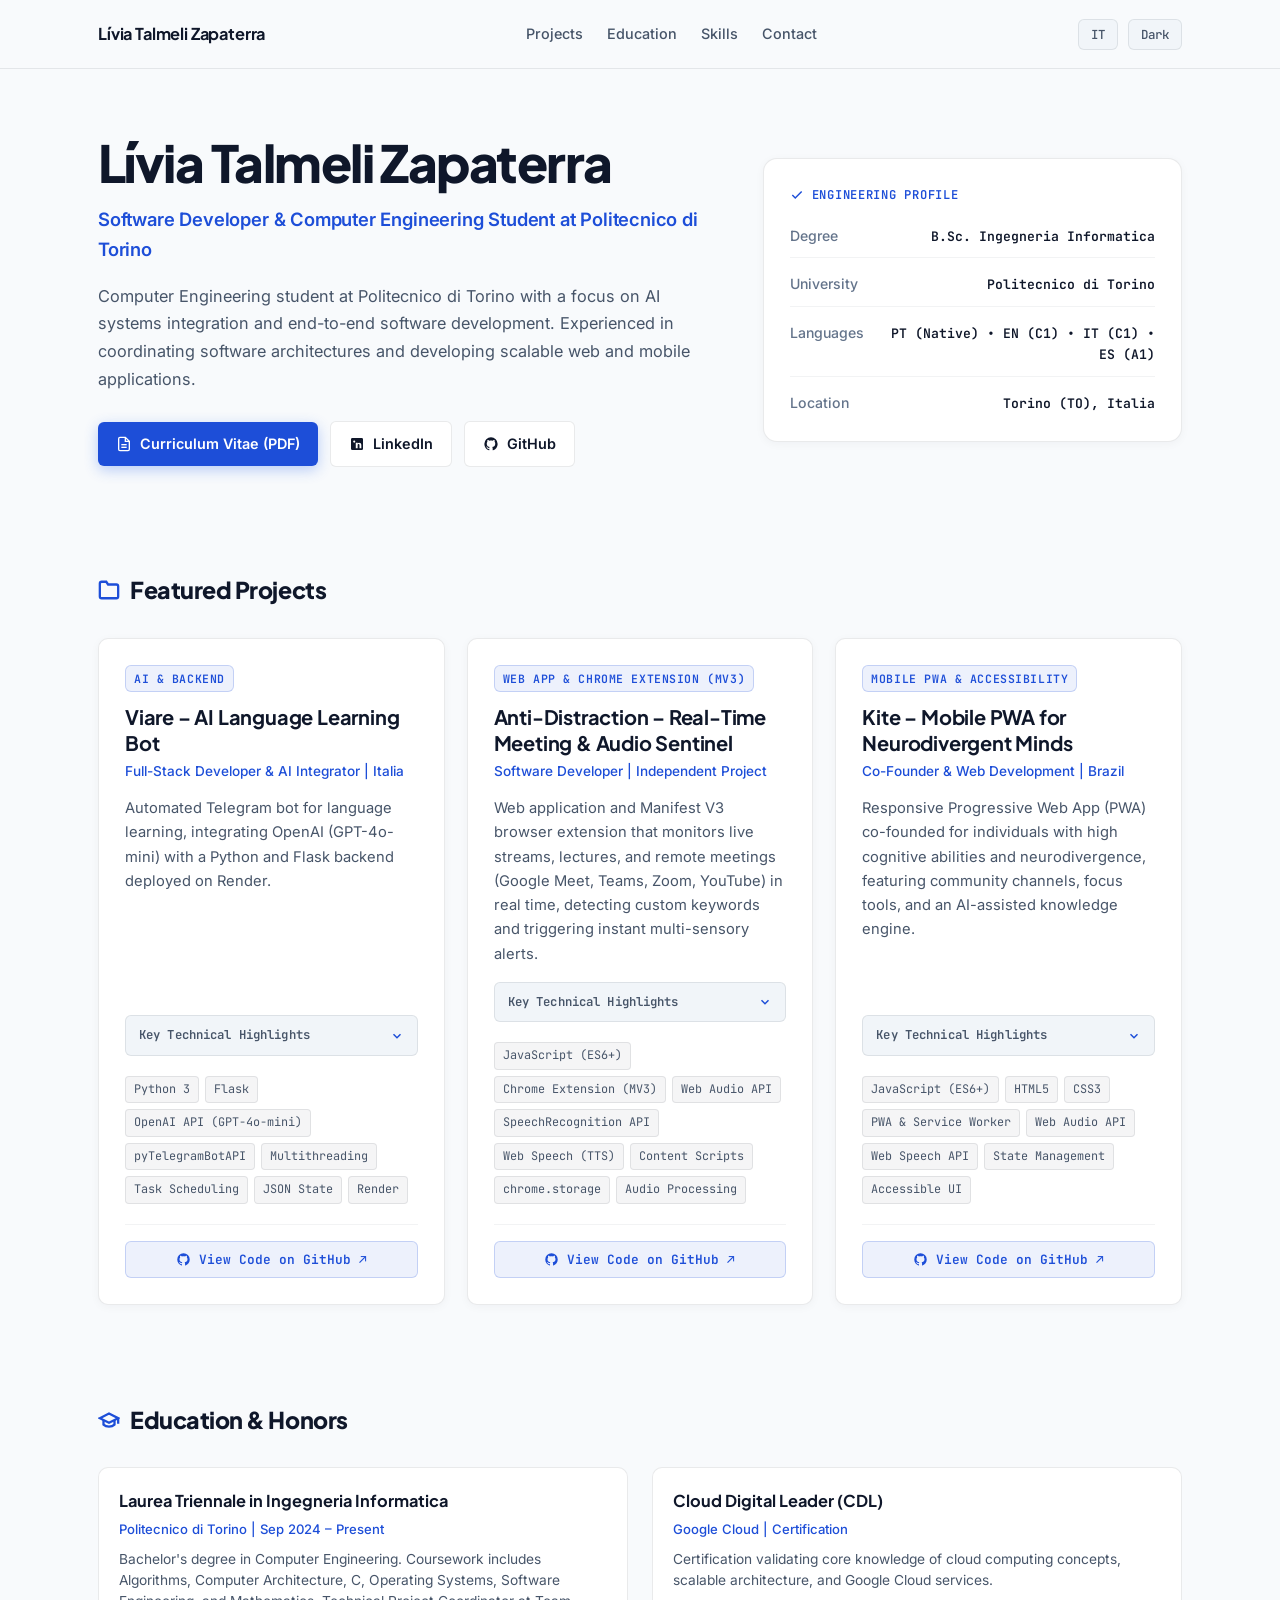
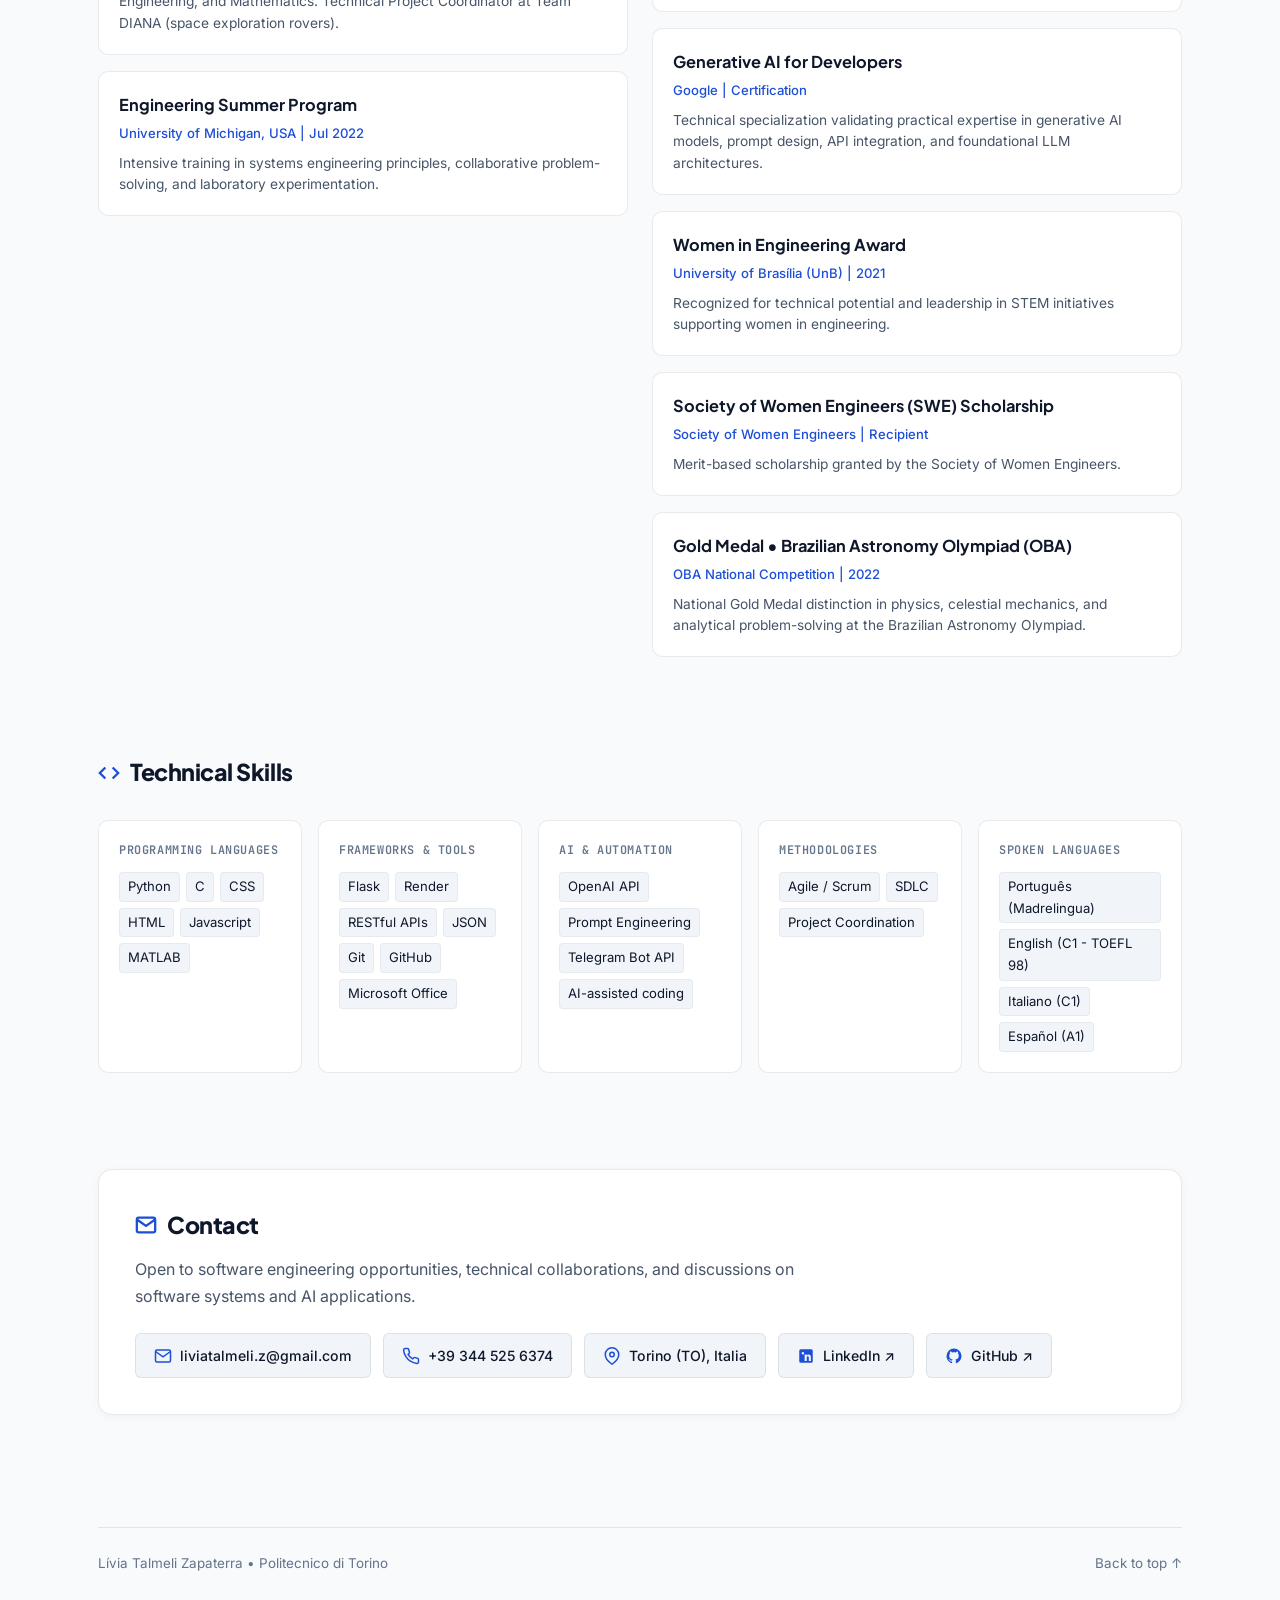
<file: index.html>
<!DOCTYPE html>
<html lang="en" data-theme="light">
<head>
  <meta charset="UTF-8">
  <meta name="viewport" content="width=device-width, initial-scale=1.0">
  <title>Lívia Talmeli Zapaterra — Software Developer & Computer Engineering</title>
  <meta name="description" content="Portfolio of Lívia Talmeli Zapaterra — Computer Engineering student at Politecnico di Torino with focus on AI systems integration and end-to-end software development.">
  <meta name="author" content="Lívia Talmeli Zapaterra">

  <!-- Typography -->
  <link rel="preconnect" href="https://fonts.googleapis.com">
  <link rel="preconnect" href="https://fonts.gstatic.com" crossorigin>
  <link href="https://fonts.googleapis.com/css2?family=Inter:wght@400;500;600;700&family=JetBrains+Mono:wght@400;500;600&family=Plus+Jakarta+Sans:wght@600;700;800&display=swap" rel="stylesheet">

  <!-- Favicon / Tab Logo -->
  <link rel="icon" type="image/svg+xml" href="assets/favicon.svg">
  <link rel="icon" type="image/png" sizes="32x32" href="assets/favicon.png">
  <link rel="apple-touch-icon" href="assets/favicon.png">

  <link rel="stylesheet" href="css/style.css">
</head>
<body>

  <!-- Navigation Header -->
  <header class="site-header">
    <div class="container nav-wrap">
      <a href="#home" class="brand-link">
        <span>Lívia Talmeli Zapaterra</span>
      </a>

      <nav class="nav-links">
        <a href="#projects" class="nav-item" data-i18n="navProjects">Projects</a>
        <a href="#education" class="nav-item" data-i18n="navEducation">Education</a>
        <a href="#skills" class="nav-item" data-i18n="navSkills">Skills</a>
        <a href="#contact" class="nav-item" data-i18n="navContact">Contact</a>
      </nav>

      <div class="nav-actions">
        <button id="lang-toggle" class="ctrl-btn" aria-label="Toggle language">IT</button>
        <button id="theme-toggle" class="ctrl-btn" aria-label="Toggle dark/light theme">Dark</button>
      </div>
    </div>
  </header>

  <main class="container">

    <!-- Hero Section (2-Column Architecture) -->
    <section id="home" class="hero-section">
      <div class="hero-grid">

        <!-- Left Column: Biography & Core Actions -->
        <div>
          <h1 class="hero-title">Lívia Talmeli Zapaterra</h1>
          <div class="hero-subtitle" data-i18n="heroSubtitle">
            Software Developer & Computer Engineering Student at Politecnico di Torino
          </div>

          <p class="hero-text" data-i18n="heroText">
            Computer Engineering student at Politecnico di Torino with a focus on AI systems integration and end-to-end software development. Experienced in coordinating software architectures and developing scalable web and mobile applications.
          </p>

          <div class="hero-actions-row">
            <a id="hero-cv-link" href="assets/docs/CV_Livia_Talmeli_Zapaterra_EN.pdf" target="_blank" rel="noopener noreferrer" class="btn-main btn-main-primary">
              <svg width="16" height="16" viewBox="0 0 24 24" fill="none" stroke="currentColor" stroke-width="2"><path d="M14 2H6a2 2 0 0 0-2 2v16a2 2 0 0 0 2 2h12a2 2 0 0 0 2-2V8z"></path><polyline points="14 2 14 8 20 8"></polyline><line x1="16" y1="13" x2="8" y2="13"></line><line x1="16" y1="17" x2="8" y2="17"></line></svg>
              <span data-i18n="btnResume">Curriculum Vitae (PDF)</span>
            </a>

            <a href="https://www.linkedin.com/in/livia-talmeli-zapaterra" target="_blank" rel="noopener noreferrer" class="btn-main btn-main-outline">
              <svg width="16" height="16" viewBox="0 0 24 24" fill="currentColor"><path d="M19 3a2 2 0 0 1 2 2v14a2 2 0 0 1-2 2H5a2 2 0 0 1-2-2V5a2 2 0 0 1 2-2h14m-.5 15.5v-5.3a3.26 3.26 0 0 0-3.26-3.26c-.85 0-1.84.52-2.28 1.3v-1.11h-2.79v8.37h2.79v-4.93c0-.77.62-1.4 1.39-1.4a1.4 1.4 0 0 1 1.4 1.4v4.93h2.75M6.46 10.9h2.76v8.37H6.46v-8.37M7.84 6.78a1.62 1.62 0 1 0 0 3.24 1.62 1.62 0 0 0 0-3.24z"/></svg>
              <span>LinkedIn</span>
            </a>

            <a href="https://github.com/LiviaTalmeli" target="_blank" rel="noopener noreferrer" class="btn-main btn-main-outline">
              <svg width="16" height="16" viewBox="0 0 24 24" fill="currentColor"><path d="M12 2A10 10 0 0 0 2 12c0 4.42 2.87 8.17 6.84 9.5.5.08.66-.23.66-.5v-1.69c-2.77.6-3.36-1.34-3.36-1.34-.46-1.16-1.11-1.47-1.11-1.47-.91-.62.07-.6.07-.6 1 .07 1.53 1.03 1.53 1.03.87 1.52 2.34 1.07 2.91.83.1-.65.35-1.09.63-1.34-2.22-.25-4.55-1.11-4.55-4.92 0-1.11.38-2 1.03-2.71-.1-.25-.45-1.29.1-2.64 0 0 .84-.27 2.75 1.02.79-.22 1.65-.33 2.5-.33.85 0 1.71.11 2.5.33 1.91-1.29 2.75-1.02 2.75-1.02.55 1.35.2 2.39.1 2.64.65.71 1.03 1.6 1.03 2.71 0 3.82-2.34 4.66-4.57 4.91.36.31.69.92.69 1.85V21c0 .27.16.59.67.5C19.14 20.16 22 16.42 22 12A10 10 0 0 0 12 2z"/></svg>
              <span>GitHub</span>
            </a>
          </div>
        </div>

        <!-- Right Column: Candidate Overview Card -->
        <aside class="hero-overview-card" aria-label="Candidate Overview">
          <div class="overview-card-header">
            <svg width="14" height="14" viewBox="0 0 24 24" fill="none" stroke="currentColor" stroke-width="2.5"><polyline points="20 6 9 17 4 12"></polyline></svg>
            <span data-i18n="overviewCardHeader">Engineering Profile</span>
          </div>

          <div class="overview-item">
            <span class="overview-label" data-i18n="ovDegree">Degree</span>
            <span class="overview-value">B.Sc. Ingegneria Informatica</span>
          </div>

          <div class="overview-item">
            <span class="overview-label" data-i18n="ovUni">University</span>
            <span class="overview-value">Politecnico di Torino</span>
          </div>

          <div class="overview-item">
            <span class="overview-label" data-i18n="ovLanguages">Languages</span>
            <span class="overview-value">PT (Native) • EN (C1) • IT (C1) • ES (A1)</span>
          </div>

          <div class="overview-item">
            <span class="overview-label" data-i18n="ovLocation">Location</span>
            <span class="overview-value">Torino (TO), Italia</span>
          </div>
        </aside>

      </div>
    </section>

    <!-- Selected Projects Section (3 Projects With Code) -->
    <section id="projects" class="section">
      <div class="section-head">
        <h2 class="section-title">
          <svg width="22" height="22" viewBox="0 0 24 24" fill="none" stroke="currentColor" stroke-width="2.5"><path d="M22 19a2 2 0 0 1-2 2H4a2 2 0 0 1-2-2V5a2 2 0 0 1 2-2h5l2 3h9a2 2 0 0 1 2 2z"></path></svg>
          <span data-i18n="secProjectsTitle">Featured Projects</span>
        </h2>
      </div>

      <div class="projects-grid">

        <!-- Project 1: Viare -->
        <article class="project-card" data-category="ai">
          <div class="card-top-meta">
            <span class="card-tag-pill">AI & Backend</span>
          </div>

          <h3 class="project-title">Viare – AI Language Learning Bot</h3>
          <div class="project-affiliation" data-i18n="p1Affiliation">Full-Stack Developer & AI Integrator | Italia</div>

          <p class="project-desc-text" data-i18n="p1Desc">
            Automated Telegram bot for language learning, integrating OpenAI (GPT-4o-mini) with a Python and Flask backend deployed on Render.
          </p>

          <details class="project-details">
            <summary class="project-details-toggle">
              <span class="toggle-text" data-i18n="toggleTechDetails">Key Technical Highlights</span>
              <svg class="toggle-icon" width="14" height="14" viewBox="0 0 24 24" fill="none" stroke="currentColor" stroke-width="2.5"><polyline points="6 9 12 15 18 9"></polyline></svg>
            </summary>
            <div class="project-details-content">
              <ul class="project-key-points">
                <li data-i18n="p1Key1"><strong>Real-Time Grammar Correction:</strong> Monitors group chat messages and validates Italian syntax using OpenAI (GPT-4o-mini). Sends structured corrections (error, fix, explanation) via private message (DM) to encourage learning without public embarrassment.</li>
                <li data-i18n="p1Key2"><strong>Dynamic Daily Challenges:</strong> Automated background scheduler that creates daily conversation prompts across weighted difficulty levels (A1 to B1) and everyday Italian scenarios, tracking history in JSON to prevent repetition.</li>
                <li data-i18n="p1Key3"><strong>Multithreaded Cloud Architecture:</strong> Concurrently runs the Flask web server (for Render cloud health checks), the Telegram long-polling service, and the background task scheduler in a single thread-safe Python process.</li>
              </ul>
            </div>
          </details>

          <div class="tech-badges-wrap">
            <span class="tech-badge">Python 3</span>
            <span class="tech-badge">Flask</span>
            <span class="tech-badge">OpenAI API (GPT-4o-mini)</span>
            <span class="tech-badge">pyTelegramBotAPI</span>
            <span class="tech-badge">Multithreading</span>
            <span class="tech-badge">Task Scheduling</span>
            <span class="tech-badge">JSON State</span>
            <span class="tech-badge">Render</span>
          </div>

          <div class="card-code-action">
            <a href="https://github.com/LiviaTalmeli/tutor-italiano" target="_blank" rel="noopener noreferrer" class="btn-code-link">
              <svg width="15" height="15" viewBox="0 0 24 24" fill="currentColor"><path d="M12 2A10 10 0 0 0 2 12c0 4.42 2.87 8.17 6.84 9.5.5.08.66-.23.66-.5v-1.69c-2.77.6-3.36-1.34-3.36-1.34-.46-1.16-1.11-1.47-1.11-1.47-.91-.62.07-.6.07-.6 1 .07 1.53 1.03 1.53 1.03.87 1.52 2.34 1.07 2.91.83.1-.65.35-1.09.63-1.34-2.22-.25-4.55-1.11-4.55-4.92 0-1.11.38-2 1.03-2.71-.1-.25-.45-1.29.1-2.64 0 0 .84-.27 2.75 1.02.79-.22 1.65-.33 2.5-.33.85 0 1.71.11 2.5.33 1.91-1.29 2.75-1.02 2.75-1.02.55 1.35.2 2.39.1 2.64.65.71 1.03 1.6 1.03 2.71 0 3.82-2.34 4.66-4.57 4.91.36.31.69.92.69 1.85V21c0 .27.16.59.67.5C19.14 20.16 22 16.42 22 12A10 10 0 0 0 12 2z"/></svg>
              <span data-i18n="btnViewCode">View Code on GitHub ↗</span>
            </a>
          </div>
        </article>

        <!-- Project 2: Anti-Distraction Sentinel -->
        <article class="project-card" data-category="audio-extension">
          <div class="card-top-meta">
            <span class="card-tag-pill">Web App & Chrome Extension (MV3)</span>
          </div>

          <h3 class="project-title">Anti-Distraction – Real-Time Meeting & Audio Sentinel</h3>
          <div class="project-affiliation">Software Developer | Independent Project</div>

          <p class="project-desc-text" data-i18n="p2Desc">
            Web application and Manifest V3 browser extension that monitors live streams, lectures, and remote meetings (Google Meet, Teams, Zoom, YouTube) in real time, detecting custom keywords and triggering instant multi-sensory alerts.
          </p>

          <details class="project-details">
            <summary class="project-details-toggle">
              <span class="toggle-text" data-i18n="toggleTechDetails">Key Technical Highlights</span>
              <svg class="toggle-icon" width="14" height="14" viewBox="0 0 24 24" fill="none" stroke="currentColor" stroke-width="2.5"><polyline points="6 9 12 15 18 9"></polyline></svg>
            </summary>
            <div class="project-details-content">
              <ul class="project-key-points">
                <li data-i18n="p2Key1"><strong>Real-Time Stream Monitoring & Subtitle Extraction:</strong> Manifest V3 browser extension with content scripts targeting live caption streams in Google Meet, Teams, Zoom, and YouTube, alongside a browser engine for local audio/video file processing.</li>
                <li data-i18n="p2Key2"><strong>Multi-Sensory Alert Pipeline:</strong> Instantaneous dispatch of coordinated alerts upon keyword detection—synthesizing alert frequencies via the Web Audio API, flashing peripheral screen borders, sending system desktop notifications, and triggering native Web Speech TTS.</li>
                <li data-i18n="p2Key3"><strong>Bi-Directional State Sync & Audio Gain:</strong> Seamless bi-directional synchronization between the web dashboard and extension popup via chrome.storage.local, with real-time decibel VU meter visualization and customizable audio gain (1x–5x).</li>
              </ul>
            </div>
          </details>

          <div class="tech-badges-wrap">
            <span class="tech-badge">JavaScript (ES6+)</span>
            <span class="tech-badge">Chrome Extension (MV3)</span>
            <span class="tech-badge">Web Audio API</span>
            <span class="tech-badge">SpeechRecognition API</span>
            <span class="tech-badge">Web Speech (TTS)</span>
            <span class="tech-badge">Content Scripts</span>
            <span class="tech-badge">chrome.storage</span>
            <span class="tech-badge">Audio Processing</span>
          </div>

          <div class="card-code-action">
            <a href="https://github.com/LiviaTalmeli/anti-distraction" target="_blank" rel="noopener noreferrer" class="btn-code-link">
              <svg width="15" height="15" viewBox="0 0 24 24" fill="currentColor"><path d="M12 2A10 10 0 0 0 2 12c0 4.42 2.87 8.17 6.84 9.5.5.08.66-.23.66-.5v-1.69c-2.77.6-3.36-1.34-3.36-1.34-.46-1.16-1.11-1.47-1.11-1.47-.91-.62.07-.6.07-.6 1 .07 1.53 1.03 1.53 1.03.87 1.52 2.34 1.07 2.91.83.1-.65.35-1.09.63-1.34-2.22-.25-4.55-1.11-4.55-4.92 0-1.11.38-2 1.03-2.71-.1-.25-.45-1.29.1-2.64 0 0 .84-.27 2.75 1.02.79-.22 1.65-.33 2.5-.33.85 0 1.71.11 2.5.33 1.91-1.29 2.75-1.02 2.75-1.02.55 1.35.2 2.39.1 2.64.65.71 1.03 1.6 1.03 2.71 0 3.82-2.34 4.66-4.57 4.91.36.31.69.92.69 1.85V21c0 .27.16.59.67.5C19.14 20.16 22 16.42 22 12A10 10 0 0 0 12 2z"/></svg>
              <span data-i18n="btnViewCode">View Code on GitHub ↗</span>
            </a>
          </div>
        </article>

        <!-- Project 3: Kite -->
        <article class="project-card" data-category="platform">
          <div class="card-top-meta">
            <span class="card-tag-pill">Mobile PWA & Accessibility</span>
          </div>

          <h3 class="project-title">Kite – Mobile PWA for Neurodivergent Minds</h3>
          <div class="project-affiliation" data-i18n="p3Affiliation">Co-Founder & Web Development | Brazil</div>

          <p class="project-desc-text" data-i18n="p3Desc">
            Responsive Progressive Web App (PWA) co-founded for individuals with high cognitive abilities and neurodivergence, featuring community channels, focus tools, and an AI-assisted knowledge engine.
          </p>

          <details class="project-details">
            <summary class="project-details-toggle">
              <span class="toggle-text" data-i18n="toggleTechDetails">Key Technical Highlights</span>
              <svg class="toggle-icon" width="14" height="14" viewBox="0 0 24 24" fill="none" stroke="currentColor" stroke-width="2.5"><polyline points="6 9 12 15 18 9"></polyline></svg>
            </summary>
            <div class="project-details-content">
              <ul class="project-key-points">
                <li data-i18n="p3Key1"><strong>Progressive Web App Architecture:</strong> Built as an installable PWA with Service Worker offline caching, responsive mobile-first architecture, smartphone simulator, and local state persistence via localStorage.</li>
                <li data-i18n="p3Key2"><strong>Regulation & Audio Tools (Web Audio API):</strong> Synthesizes real-time soundscapes mathematically in-browser (Pink noise, 40Hz Gamma wave) using the Web Audio API without external audio files, alongside a 4-7-8 guided breathing visualizer and hyperfocus timers.</li>
                <li data-i18n="p3Key3"><strong>Community & Specialized AI:</strong> Features thematic channels with neurodivergent tone indicators (/gen, /srs) and an integrated assistant with native Web Speech synthesis for accessible reading.</li>
              </ul>
            </div>
          </details>

          <div class="tech-badges-wrap">
            <span class="tech-badge">JavaScript (ES6+)</span>
            <span class="tech-badge">HTML5</span>
            <span class="tech-badge">CSS3</span>
            <span class="tech-badge">PWA & Service Worker</span>
            <span class="tech-badge">Web Audio API</span>
            <span class="tech-badge">Web Speech API</span>
            <span class="tech-badge">State Management</span>
            <span class="tech-badge">Accessible UI</span>
          </div>

          <div class="card-code-action">
            <a href="https://github.com/LiviaTalmeli/kite-app" target="_blank" rel="noopener noreferrer" class="btn-code-link">
              <svg width="15" height="15" viewBox="0 0 24 24" fill="currentColor"><path d="M12 2A10 10 0 0 0 2 12c0 4.42 2.87 8.17 6.84 9.5.5.08.66-.23.66-.5v-1.69c-2.77.6-3.36-1.34-3.36-1.34-.46-1.16-1.11-1.47-1.11-1.47-.91-.62.07-.6.07-.6 1 .07 1.53 1.03 1.53 1.03.87 1.52 2.34 1.07 2.91.83.1-.65.35-1.09.63-1.34-2.22-.25-4.55-1.11-4.55-4.92 0-1.11.38-2 1.03-2.71-.1-.25-.45-1.29.1-2.64 0 0 .84-.27 2.75 1.02.79-.22 1.65-.33 2.5-.33.85 0 1.71.11 2.5.33 1.91-1.29 2.75-1.02 2.75-1.02.55 1.35.2 2.39.1 2.64.65.71 1.03 1.6 1.03 2.71 0 3.82-2.34 4.66-4.57 4.91.36.31.69.92.69 1.85V21c0 .27.16.59.67.5C19.14 20.16 22 16.42 22 12A10 10 0 0 0 12 2z"/></svg>
              <span data-i18n="btnViewCode">View Code on GitHub ↗</span>
            </a>
          </div>
        </article>

      </div>
    </section>

    <!-- Education & Honors (2-Column Grid) -->
    <section id="education" class="section">
      <div class="section-head">
        <h2 class="section-title">
          <svg width="22" height="22" viewBox="0 0 24 24" fill="none" stroke="currentColor" stroke-width="2.5"><path d="M22 10v6M2 10l10-5 10 5-10 5z"></path><path d="M6 12v5c3 3 9 3 12 0v-5"></path></svg>
          <span data-i18n="secEduTitle">Education & Honors</span>
        </h2>
      </div>

      <div class="edu-honors-grid">

        <!-- Column 1: Education -->
        <div class="info-column">
          <div class="info-box">
            <h3 class="info-box-title">Laurea Triennale in Ingegneria Informatica</h3>
            <div class="info-box-meta">Politecnico di Torino | Sep 2024 – Present</div>
            <p class="info-box-desc" data-i18n="eduPoliDesc">
              Bachelor's degree in Computer Engineering. Coursework includes Algorithms, Computer Architecture, C, Operating Systems, Software Engineering, and Mathematics. Technical Project Coordinator at Team DIANA (space exploration rovers).
            </p>
          </div>

          <div class="info-box">
            <h3 class="info-box-title">Engineering Summer Program</h3>
            <div class="info-box-meta">University of Michigan, USA | Jul 2022</div>
            <p class="info-box-desc" data-i18n="eduMichDesc">
              Intensive training in systems engineering principles, collaborative problem-solving, and laboratory experimentation.
            </p>
          </div>
        </div>

        <!-- Column 2: Certifications & Honors -->
        <div class="info-column">
          <div class="info-box">
            <h3 class="info-box-title" data-i18n="certGcpTitle">Cloud Digital Leader (CDL)</h3>
            <div class="info-box-meta" data-i18n="certGcpMeta">Google Cloud | Certification</div>
            <p class="info-box-desc" data-i18n="certGcpDesc">
              Certification validating core knowledge of cloud computing concepts, scalable architecture, and Google Cloud services.
            </p>
          </div>

          <div class="info-box">
            <h3 class="info-box-title" data-i18n="certGenAiTitle">Generative AI for Developers</h3>
            <div class="info-box-meta" data-i18n="certGenAiMeta">Google | Certification</div>
            <p class="info-box-desc" data-i18n="certGenAiDesc">
              Technical specialization validating practical expertise in generative AI models, prompt design, API integration, and foundational LLM architectures.
            </p>
          </div>

          <div class="info-box">
            <h3 class="info-box-title">Women in Engineering Award</h3>
            <div class="info-box-meta" data-i18n="awardUnbMeta">University of Brasília (UnB) | 2021</div>
            <p class="info-box-desc" data-i18n="awardUnbDesc">
              Recognized for technical potential and leadership in STEM initiatives supporting women in engineering.
            </p>
          </div>

          <div class="info-box">
            <h3 class="info-box-title" data-i18n="awardSweTitle">Society of Women Engineers (SWE) Scholarship</h3>
            <div class="info-box-meta" data-i18n="awardSweMeta">Society of Women Engineers | Recipient</div>
            <p class="info-box-desc" data-i18n="awardSweDesc">
              Merit-based scholarship granted by the Society of Women Engineers.
            </p>
          </div>

          <div class="info-box">
            <h3 class="info-box-title" data-i18n="awardObaTitle">Gold Medal • Brazilian Astronomy Olympiad (OBA)</h3>
            <div class="info-box-meta" data-i18n="awardObaMeta">OBA National Competition | 2022</div>
            <p class="info-box-desc" data-i18n="awardObaDesc">
              National Gold Medal distinction in physics, celestial mechanics, and analytical problem-solving at the Brazilian Astronomy Olympiad.
            </p>
          </div>
        </div>

      </div>
    </section>

    <!-- Skills Section -->
    <section id="skills" class="section">
      <div class="section-head">
        <h2 class="section-title">
          <svg width="22" height="22" viewBox="0 0 24 24" fill="none" stroke="currentColor" stroke-width="2.5"><polyline points="16 18 22 12 16 6"></polyline><polyline points="8 6 2 12 8 18"></polyline></svg>
          <span data-i18n="secSkillsTitle">Technical Skills</span>
        </h2>
      </div>

      <div class="skills-grid">
        <div class="skill-category-card">
          <h3 class="skill-cat-title" data-i18n="catLang">Programming Languages</h3>
          <div class="skill-chips-wrap">
            <span class="skill-chip">Python</span>
            <span class="skill-chip">C</span>
            <span class="skill-chip">CSS</span>
            <span class="skill-chip">HTML</span>
            <span class="skill-chip">Javascript</span>
            <span class="skill-chip">MATLAB</span>
          </div>
        </div>

        <div class="skill-category-card">
          <h3 class="skill-cat-title" data-i18n="catTech">Frameworks & Tools</h3>
          <div class="skill-chips-wrap">
            <span class="skill-chip">Flask</span>
            <span class="skill-chip">Render</span>
            <span class="skill-chip">RESTful APIs</span>
            <span class="skill-chip">JSON</span>
            <span class="skill-chip">Git</span>
            <span class="skill-chip">GitHub</span>
            <span class="skill-chip">Microsoft Office</span>
          </div>
        </div>

        <div class="skill-category-card">
          <h3 class="skill-cat-title" data-i18n="catAI">AI & Automation</h3>
          <div class="skill-chips-wrap">
            <span class="skill-chip">OpenAI API</span>
            <span class="skill-chip">Prompt Engineering</span>
            <span class="skill-chip">Telegram Bot API</span>
            <span class="skill-chip">AI-assisted coding</span>
          </div>
        </div>

        <div class="skill-category-card">
          <h3 class="skill-cat-title" data-i18n="catMethod">Methodologies</h3>
          <div class="skill-chips-wrap">
            <span class="skill-chip">Agile / Scrum</span>
            <span class="skill-chip">SDLC</span>
            <span class="skill-chip">Project Coordination</span>
          </div>
        </div>

        <div class="skill-category-card">
          <h3 class="skill-cat-title" data-i18n="catSpoken">Spoken Languages</h3>
          <div class="skill-chips-wrap">
            <span class="skill-chip">Português (Madrelingua)</span>
            <span class="skill-chip">English (C1 - TOEFL 98)</span>
            <span class="skill-chip">Italiano (C1)</span>
            <span class="skill-chip">Español (A1)</span>
          </div>
        </div>
      </div>
    </section>

    <!-- Contact Section -->
    <section id="contact" class="section">
      <div class="contact-card-box">
        <h2 class="section-title" style="margin-bottom: 12px;">
          <svg width="22" height="22" viewBox="0 0 24 24" fill="none" stroke="currentColor" stroke-width="2.5"><path d="M4 4h16c1.1 0 2 .9 2 2v12c0 1.1-.9 2-2 2H4c-1.1 0-2-.9-2-2V6c0-1.1.9-2 2-2z"></path><polyline points="22,6 12,13 2,6"></polyline></svg>
          <span data-i18n="secContactTitle">Contact</span>
        </h2>
        <p class="contact-intro-text" data-i18n="contactIntro">
          Open to software engineering opportunities, technical collaborations, and discussions on software systems and AI applications.
        </p>

        <div class="contact-pills-row">
          <a href="mailto:liviatalmeli.z@gmail.com" class="contact-pill-item">
            <svg width="18" height="18" viewBox="0 0 24 24" fill="none" stroke="currentColor" stroke-width="2"><path d="M4 4h16c1.1 0 2 .9 2 2v12c0 1.1-.9 2-2 2H4c-1.1 0-2-.9-2-2V6c0-1.1.9-2 2-2z"></path><polyline points="22,6 12,13 2,6"></polyline></svg>
            <span>liviatalmeli.z@gmail.com</span>
          </a>

          <a href="tel:+393445256374" class="contact-pill-item">
            <svg width="18" height="18" viewBox="0 0 24 24" fill="none" stroke="currentColor" stroke-width="2"><path d="M22 16.92v3a2 2 0 0 1-2.18 2 19.79 19.79 0 0 1-8.63-3.07 19.5 19.5 0 0 1-6-6 19.79 19.79 0 0 1-3.07-8.67A2 2 0 0 1 4.11 2h3a2 2 0 0 1 2 1.72 12.84 12.84 0 0 0 .7 2.81 2 2 0 0 1-.45 2.11L8.09 9.91a16 16 0 0 0 6 6l1.27-1.27a2 2 0 0 1 2.11-.45 12.84 12.84 0 0 0 2.81.7A2 2 0 0 1 22 16.92z"></path></svg>
            <span>+39 344 525 6374</span>
          </a>

          <div class="contact-pill-item" style="cursor: default;">
            <svg width="18" height="18" viewBox="0 0 24 24" fill="none" stroke="currentColor" stroke-width="2"><path d="M21 10c0 7-9 13-9 13s-9-6-9-13a9 9 0 0 1 18 0z"></path><circle cx="12" cy="10" r="3"></circle></svg>
            <span>Torino (TO), Italia</span>
          </div>

          <a href="https://www.linkedin.com/in/livia-talmeli-zapaterra" target="_blank" rel="noopener noreferrer" class="contact-pill-item">
            <svg width="18" height="18" viewBox="0 0 24 24" fill="currentColor"><path d="M19 3a2 2 0 0 1 2 2v14a2 2 0 0 1-2 2H5a2 2 0 0 1-2-2V5a2 2 0 0 1 2-2h14m-.5 15.5v-5.3a3.26 3.26 0 0 0-3.26-3.26c-.85 0-1.84.52-2.28 1.3v-1.11h-2.79v8.37h2.79v-4.93c0-.77.62-1.4 1.39-1.4a1.4 1.4 0 0 1 1.4 1.4v4.93h2.75M6.46 10.9h2.76v8.37H6.46v-8.37M7.84 6.78a1.62 1.62 0 1 0 0 3.24 1.62 1.62 0 0 0 0-3.24z"/></svg>
            <span>LinkedIn ↗</span>
          </a>

          <a href="https://github.com/LiviaTalmeli" target="_blank" rel="noopener noreferrer" class="contact-pill-item">
            <svg width="18" height="18" viewBox="0 0 24 24" fill="currentColor"><path d="M12 2A10 10 0 0 0 2 12c0 4.42 2.87 8.17 6.84 9.5.5.08.66-.23.66-.5v-1.69c-2.77.6-3.36-1.34-3.36-1.34-.46-1.16-1.11-1.47-1.11-1.47-.91-.62.07-.6.07-.6 1 .07 1.53 1.03 1.53 1.03.87 1.52 2.34 1.07 2.91.83.1-.65.35-1.09.63-1.34-2.22-.25-4.55-1.11-4.55-4.92 0-1.11.38-2 1.03-2.71-.1-.25-.45-1.29.1-2.64 0 0 .84-.27 2.75 1.02.79-.22 1.65-.33 2.5-.33.85 0 1.71.11 2.5.33 1.91-1.29 2.75-1.02 2.75-1.02.55 1.35.2 2.39.1 2.64.65.71 1.03 1.6 1.03 2.71 0 3.82-2.34 4.66-4.57 4.91.36.31.69.92.69 1.85V21c0 .27.16.59.67.5C19.14 20.16 22 16.42 22 12A10 10 0 0 0 12 2z"/></svg>
            <span>GitHub ↗</span>
          </a>
        </div>
      </div>
    </section>

    <!-- Footer -->
    <footer class="site-footer">
      <div>Lívia Talmeli Zapaterra • Politecnico di Torino</div>
      <a href="#home" class="footer-back-top">Back to top ↑</a>
    </footer>

  </main>

  <script src="js/main.js"></script>
</body>
</html>
</file>
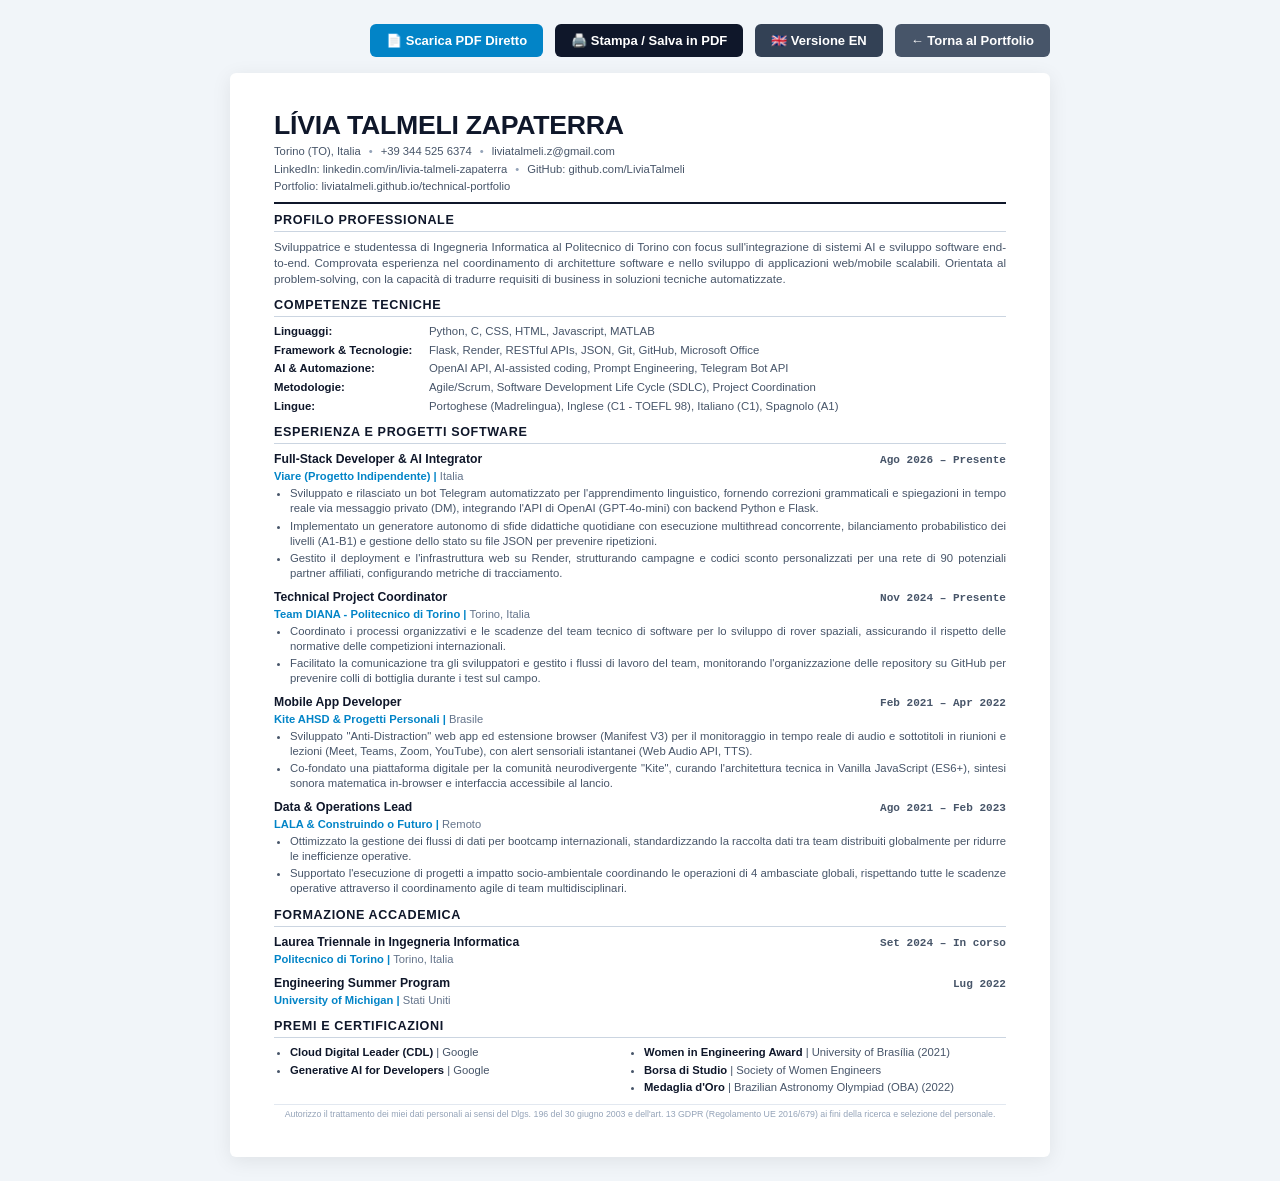
<file: assets/docs/Livia_Talmeli_Zapaterra_CV.html>
<!DOCTYPE html>
<html lang="it">
<head>
<meta charset="UTF-8">
<meta name="viewport" content="width=device-width, initial-scale=1.0">
<title>Curriculum Vitae - Lívia Talmeli Zapaterra</title>
<style>
  @page {
    size: A4 portrait;
    margin: 7.5mm 13mm 6.5mm 13mm;
  }

  * {
    box-sizing: border-box;
    margin: 0;
    padding: 0;
  }

  body {
    font-family: 'Segoe UI', -apple-system, BlinkMacSystemFont, Roboto, Helvetica, Arial, sans-serif;
    color: #1e293b;
    background-color: #ffffff;
    font-size: 8.75pt;
    line-height: 1.34;
    -webkit-font-smoothing: antialiased;
  }

  @media screen {
    body {
      background-color: #f1f5f9;
      padding: 24px 12px;
    }
    .action-bar {
      max-width: 820px;
      margin: 0 auto 16px;
      display: flex;
      justify-content: flex-end;
      gap: 12px;
    }
    .btn-action {
      background-color: #0f172a;
      color: #fff;
      border: none;
      padding: 8px 16px;
      border-radius: 6px;
      font-size: 13px;
      font-weight: 600;
      cursor: pointer;
      text-decoration: none;
      display: inline-flex;
      align-items: center;
      gap: 6px;
    }
    .btn-action:hover {
      background-color: #1e293b;
    }
    .cv-page {
      max-width: 820px;
      margin: 0 auto;
      background: #ffffff;
      padding: 38px 44px;
      box-shadow: 0 4px 20px rgba(0, 0, 0, 0.08);
      border-radius: 6px;
    }
  }

  @media print {
    .action-bar {
      display: none !important;
    }
    body {
      background-color: #fff;
      padding: 0;
    }
    .cv-page {
      padding: 0;
      box-shadow: none;
      max-width: 100%;
    }
  }

  /* Header Bar - cv1 style */
  .header-bar {
    border-bottom: 2px solid #0f172a;
    padding-bottom: 7px;
    margin-bottom: 8.5px;
  }

  h1 {
    font-size: 20pt;
    font-weight: 800;
    letter-spacing: -0.01em;
    color: #0f172a;
    text-transform: uppercase;
    margin-bottom: 3.5px;
    line-height: 1.1;
  }

  .contact-line {
    font-size: 8.45pt;
    color: #475569;
    margin-top: 2.5px;
    display: flex;
    flex-wrap: wrap;
    gap: 8px;
    align-items: center;
  }

  .contact-line a {
    color: inherit;
    text-decoration: none;
  }
  .contact-line a:hover {
    color: #0284c7;
    text-decoration: underline;
  }

  .sep {
    color: #94a3b8;
    user-select: none;
  }

  /* Section Title - cv1 style */
  .section-title {
    font-size: 9.45pt;
    font-weight: 800;
    text-transform: uppercase;
    letter-spacing: 0.05em;
    color: #0f172a;
    border-bottom: 1px solid #cbd5e1;
    padding-bottom: 2px;
    margin-top: 8pt;
    margin-bottom: 5.5pt;
  }

  .summary-text {
    color: #475569;
    font-size: 8.7pt;
    line-height: 1.36;
    text-align: justify;
  }

  /* Competenze Grid - cv1 style */
  .skills-grid {
    display: grid;
    grid-template-columns: 145px 1fr;
    gap: 3.5px 10px;
    font-size: 8.55pt;
    line-height: 1.32;
  }

  .skill-cat {
    font-weight: 700;
    color: #0f172a;
  }

  .skill-list {
    color: #475569;
  }

  /* Experience Item Blocks - cv1 style */
  .item-block {
    margin-bottom: 5.8pt;
  }

  .item-block:last-child {
    margin-bottom: 0;
  }

  .item-header {
    display: flex;
    justify-content: space-between;
    align-items: baseline;
    margin-bottom: 1px;
  }

  .item-title {
    font-size: 9.15pt;
    font-weight: 700;
    color: #0f172a;
  }

  .item-date {
    font-size: 8.3pt;
    font-weight: 600;
    color: #475569;
    font-family: 'Consolas', 'Segoe UI Mono', monospace;
    white-space: nowrap;
  }

  .item-sub {
    font-size: 8.4pt;
    color: #0284c7;
    font-weight: 600;
    margin-bottom: 2px;
  }

  .item-sub a {
    color: #0284c7;
    text-decoration: none;
  }
  .item-sub a:hover {
    text-decoration: underline;
  }

  .location-text {
    color: #64748b;
    font-weight: 400;
  }

  ul.bullets {
    margin-left: 16px;
    margin-bottom: 0;
  }

  ul.bullets li {
    margin-bottom: 2pt;
    color: #475569;
    font-size: 8.5pt;
    line-height: 1.32;
    text-align: justify;
  }

  ul.bullets li:last-child {
    margin-bottom: 0;
  }

  /* Premi e Certificazioni in 2 Clean Balanced Columns */
  .dual-grid {
    display: grid;
    grid-template-columns: 0.95fr 1.05fr;
    gap: 12px;
  }

  ul.compact-list {
    margin-left: 16px;
  }

  ul.compact-list li {
    margin-bottom: 2pt;
    color: #475569;
    font-size: 8.45pt;
    line-height: 1.3;
  }

  ul.compact-list li:last-child {
    margin-bottom: 0;
  }

  ul.compact-list li strong {
    color: #0f172a;
    font-weight: 700;
  }

  .gdpr-note {
    margin-top: 7pt;
    padding-top: 3pt;
    border-top: 1px solid #e2e8f0;
    font-size: 6.6pt;
    color: #94a3b8;
    text-align: center;
    line-height: 1.2;
  }
</style>
</head>
<body>

  <div class="action-bar no-print">
    <a href="CV_Livia_Talmeli_Zapaterra.pdf" target="_blank" class="btn-action" style="background-color: #0284c7;">📄 Scarica PDF Diretto</a>
    <button class="btn-action" onclick="window.print()">🖨️ Stampa / Salva in PDF</button>
    <a href="Livia_Talmeli_Zapaterra_CV_EN.html" class="btn-action" style="background-color: #334155;">🇬🇧 Versione EN</a>
    <a href="../../index.html" class="btn-action" style="background-color: #475569;">← Torna al Portfolio</a>
  </div>

  <div class="cv-page">
    <div class="header-bar">
      <h1>Lívia Talmeli Zapaterra</h1>
      <div class="contact-line">
        <span>Torino (TO), Italia</span> <span class="sep">•</span>
        <span><a href="tel:+393445256374">+39 344 525 6374</a></span> <span class="sep">•</span>
        <span><a href="mailto:liviatalmeli.z@gmail.com">liviatalmeli.z@gmail.com</a></span>
      </div>
      <div class="contact-line">
        <span>LinkedIn: <a href="https://www.linkedin.com/in/livia-talmeli-zapaterra" target="_blank">linkedin.com/in/livia-talmeli-zapaterra</a></span> <span class="sep">•</span>
        <span>GitHub: <a href="https://github.com/LiviaTalmeli" target="_blank">github.com/LiviaTalmeli</a></span>
      </div>
      <div class="contact-line">
        <span>Portfolio: <a href="https://liviatalmeli.github.io/technical-portfolio/" target="_blank">liviatalmeli.github.io/technical-portfolio</a></span>
      </div>
    </div>

    <!-- PROFILO PROFESSIONALE -->
    <div class="section-title" style="margin-top: 0;">Profilo Professionale</div>
    <p class="summary-text">
      Sviluppatrice e studentessa di Ingegneria Informatica al Politecnico di Torino con focus sull'integrazione di sistemi AI e sviluppo software end-to-end. Comprovata esperienza nel coordinamento di architetture software e nello sviluppo di applicazioni web/mobile scalabili. Orientata al problem-solving, con la capacità di tradurre requisiti di business in soluzioni tecniche automatizzate.
    </p>

    <!-- COMPETENZE TECNICHE -->
    <div class="section-title">Competenze Tecniche</div>
    <div class="skills-grid">
      <div class="skill-cat">Linguaggi:</div>
      <div class="skill-list">Python, C, CSS, HTML, Javascript, MATLAB</div>

      <div class="skill-cat">Framework & Tecnologie:</div>
      <div class="skill-list">Flask, Render, RESTful APIs, JSON, Git, GitHub, Microsoft Office</div>

      <div class="skill-cat">AI & Automazione:</div>
      <div class="skill-list">OpenAI API, AI-assisted coding, Prompt Engineering, Telegram Bot API</div>

      <div class="skill-cat">Metodologie:</div>
      <div class="skill-list">Agile/Scrum, Software Development Life Cycle (SDLC), Project Coordination</div>

      <div class="skill-cat">Lingue:</div>
      <div class="skill-list">Portoghese (Madrelingua), Inglese (C1 - TOEFL 98), Italiano (C1), Spagnolo (A1)</div>
    </div>

    <!-- ESPERIENZA E PROGETTI SOFTWARE -->
    <div class="section-title">Esperienza e Progetti Software</div>

    <!-- Viare -->
    <div class="item-block">
      <div class="item-header">
        <span class="item-title">Full-Stack Developer & AI Integrator</span>
        <span class="item-date">Ago 2026 – Presente</span>
      </div>
      <div class="item-sub">Viare (Progetto Indipendente) | <span class="location-text">Italia</span></div>
      <ul class="bullets">
        <li>Sviluppato e rilasciato un bot Telegram automatizzato per l'apprendimento linguistico, fornendo correzioni grammaticali e spiegazioni in tempo reale via messaggio privato (DM), integrando l'API di OpenAI (GPT-4o-mini) con backend Python e Flask.</li>
        <li>Implementato un generatore autonomo di sfide didattiche quotidiane con esecuzione multithread concorrente, bilanciamento probabilistico dei livelli (A1-B1) e gestione dello stato su file JSON per prevenire ripetizioni.</li>
        <li>Gestito il deployment e l'infrastruttura web su Render, strutturando campagne e codici sconto personalizzati per una rete di 90 potenziali partner affiliati, configurando metriche di tracciamento.</li>
      </ul>
    </div>

    <!-- Team DIANA -->
    <div class="item-block">
      <div class="item-header">
        <span class="item-title">Technical Project Coordinator</span>
        <span class="item-date">Nov 2024 – Presente</span>
      </div>
      <div class="item-sub">Team DIANA - Politecnico di Torino | <span class="location-text">Torino, Italia</span></div>
      <ul class="bullets">
        <li>Coordinato i processi organizzativi e le scadenze del team tecnico di software per lo sviluppo di rover spaziali, assicurando il rispetto delle normative delle competizioni internazionali.</li>
        <li>Facilitato la comunicazione tra gli sviluppatori e gestito i flussi di lavoro del team, monitorando l'organizzazione delle repository su GitHub per prevenire colli di bottiglia durante i test sul campo.</li>
      </ul>
    </div>

    <!-- Kite AHSD -->
    <div class="item-block">
      <div class="item-header">
        <span class="item-title">Mobile App Developer</span>
        <span class="item-date">Feb 2021 – Apr 2022</span>
      </div>
      <div class="item-sub">Kite AHSD & Progetti Personali | <span class="location-text">Brasile</span></div>
      <ul class="bullets">
        <li>Sviluppato &quot;Anti-Distraction&quot; web app ed estensione browser (Manifest V3) per il monitoraggio in tempo reale di audio e sottotitoli in riunioni e lezioni (Meet, Teams, Zoom, YouTube), con alert sensoriali istantanei (Web Audio API, TTS).</li>
        <li>Co-fondato una piattaforma digitale per la comunità neurodivergente &quot;Kite&quot;, curando l'architettura tecnica in Vanilla JavaScript (ES6+), sintesi sonora matematica in-browser e interfaccia accessibile al lancio.</li>
      </ul>
    </div>

    <!-- LALA -->
    <div class="item-block">
      <div class="item-header">
        <span class="item-title">Data & Operations Lead</span>
        <span class="item-date">Ago 2021 – Feb 2023</span>
      </div>
      <div class="item-sub">LALA & Construindo o Futuro | <span class="location-text">Remoto</span></div>
      <ul class="bullets">
        <li>Ottimizzato la gestione dei flussi di dati per bootcamp internazionali, standardizzando la raccolta dati tra team distribuiti globalmente per ridurre le inefficienze operative.</li>
        <li>Supportato l'esecuzione di progetti a impatto socio-ambientale coordinando le operazioni di 4 ambasciate globali, rispettando tutte le scadenze operative attraverso il coordinamento agile di team multidisciplinari.</li>
      </ul>
    </div>

    <!-- FORMAZIONE ACCADEMICA -->
    <div class="section-title">Formazione Accademica</div>

    <div class="item-block">
      <div class="item-header">
        <span class="item-title">Laurea Triennale in Ingegneria Informatica</span>
        <span class="item-date">Set 2024 – In corso</span>
      </div>
      <div class="item-sub">Politecnico di Torino | <span class="location-text">Torino, Italia</span></div>
    </div>

    <div class="item-block">
      <div class="item-header">
        <span class="item-title">Engineering Summer Program</span>
        <span class="item-date">Lug 2022</span>
      </div>
      <div class="item-sub">University of Michigan | <span class="location-text">Stati Uniti</span></div>
    </div>

    <!-- PREMI E CERTIFICAZIONI -->
    <div class="section-title">Premi e Certificazioni</div>
    <div class="dual-grid">
      <ul class="compact-list">
        <li><strong>Cloud Digital Leader (CDL)</strong> | Google</li>
        <li><strong>Generative AI for Developers</strong> | Google</li>
      </ul>
      <ul class="compact-list">
        <li><strong>Women in Engineering Award</strong> | University of Brasília (2021)</li>
        <li><strong>Borsa di Studio</strong> | Society of Women Engineers</li>
        <li><strong>Medaglia d'Oro</strong> | Brazilian Astronomy Olympiad (OBA) (2022)</li>
      </ul>
    </div>

    <div class="gdpr-note">
      Autorizzo il trattamento dei miei dati personali ai sensi del Dlgs. 196 del 30 giugno 2003 e dell'art. 13 GDPR (Regolamento UE 2016/679) ai fini della ricerca e selezione del personale.
    </div>
  </div>

</body>
</html>
</file>
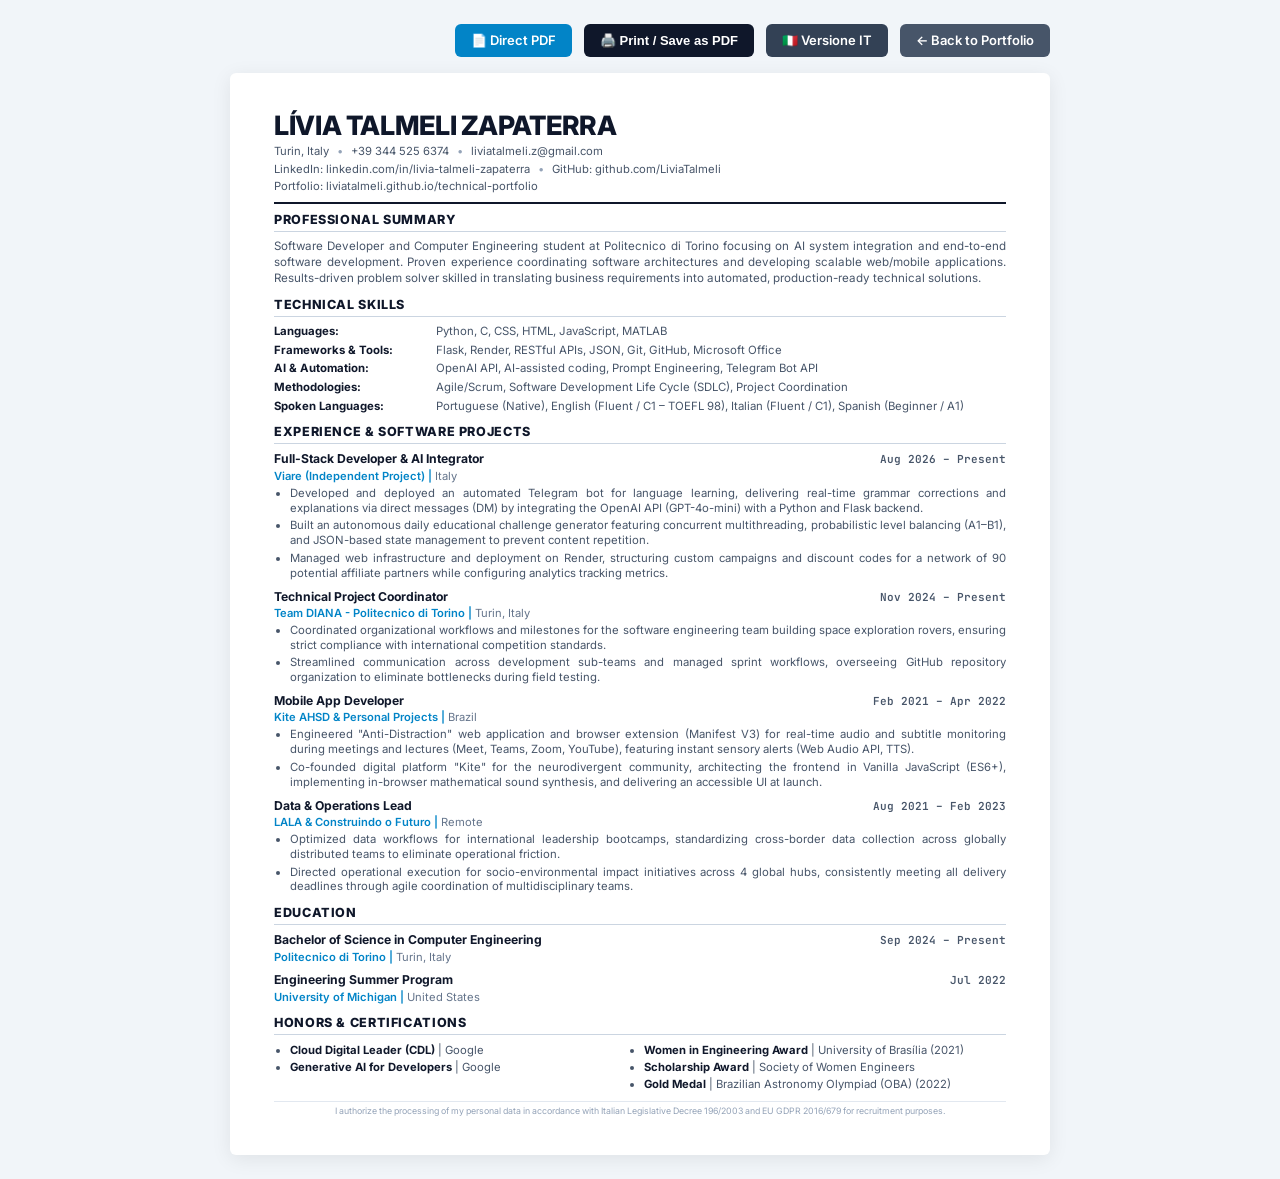
<file: assets/docs/Livia_Talmeli_Zapaterra_CV_EN.html>
<!DOCTYPE html>
<html lang="en">
<head>
<meta charset="UTF-8">
<meta name="viewport" content="width=device-width, initial-scale=1.0">
<title>Curriculum Vitae - Lívia Talmeli Zapaterra</title>
<style>
  @import url('https://fonts.googleapis.com/css2?family=Inter:wght@400;500;600;700;800&family=JetBrains+Mono:wght@500;600&display=swap');

  @page {
    size: A4 portrait;
    margin: 7.5mm 13mm 6.5mm 13mm;
  }

  * {
    box-sizing: border-box;
    margin: 0;
    padding: 0;
  }

  body {
    font-family: 'Inter', -apple-system, BlinkMacSystemFont, "Segoe UI", Roboto, Helvetica, Arial, sans-serif;
    color: #1e293b;
    background-color: #ffffff;
    font-size: 8.75pt;
    line-height: 1.34;
    -webkit-font-smoothing: antialiased;
  }

  @media screen {
    body {
      background-color: #f1f5f9;
      padding: 24px 12px;
    }
    .action-bar {
      max-width: 820px;
      margin: 0 auto 16px;
      display: flex;
      justify-content: flex-end;
      gap: 12px;
    }
    .btn-action {
      background-color: #0f172a;
      color: #fff;
      border: none;
      padding: 8px 16px;
      border-radius: 6px;
      font-size: 13px;
      font-weight: 600;
      cursor: pointer;
      text-decoration: none;
      display: inline-flex;
      align-items: center;
      gap: 6px;
    }
    .btn-action:hover {
      background-color: #1e293b;
    }
    .cv-page {
      max-width: 820px;
      margin: 0 auto;
      background: #ffffff;
      padding: 38px 44px;
      box-shadow: 0 4px 20px rgba(0, 0, 0, 0.08);
      border-radius: 6px;
    }
  }

  @media print {
    .action-bar {
      display: none !important;
    }
    body {
      background-color: #fff;
      padding: 0;
    }
    .cv-page {
      padding: 0;
      box-shadow: none;
      max-width: 100%;
    }
  }

  /* Header Bar - cv1 style */
  .header-bar {
    border-bottom: 2px solid #0f172a;
    padding-bottom: 7px;
    margin-bottom: 8.5px;
  }

  h1 {
    font-size: 20pt;
    font-weight: 800;
    letter-spacing: -0.01em;
    color: #0f172a;
    text-transform: uppercase;
    margin-bottom: 3.5px;
    line-height: 1.1;
  }

  .contact-line {
    font-size: 8.45pt;
    color: #475569;
    margin-top: 2.5px;
    display: flex;
    flex-wrap: wrap;
    gap: 8px;
    align-items: center;
  }

  .contact-line a {
    color: inherit;
    text-decoration: none;
  }
  .contact-line a:hover {
    color: #0284c7;
    text-decoration: underline;
  }

  .sep {
    color: #94a3b8;
    user-select: none;
  }

  /* Section Title - cv1 style */
  .section-title {
    font-size: 9.45pt;
    font-weight: 800;
    text-transform: uppercase;
    letter-spacing: 0.05em;
    color: #0f172a;
    border-bottom: 1px solid #cbd5e1;
    padding-bottom: 2px;
    margin-top: 8pt;
    margin-bottom: 5.5pt;
  }

  .summary-text {
    color: #475569;
    font-size: 8.7pt;
    line-height: 1.36;
    text-align: justify;
  }

  /* Skills Grid - cv1 style */
  .skills-grid {
    display: grid;
    grid-template-columns: 152px 1fr;
    gap: 3.5px 10px;
    font-size: 8.55pt;
    line-height: 1.32;
  }

  .skill-cat {
    font-weight: 700;
    color: #0f172a;
  }

  .skill-list {
    color: #475569;
  }

  /* Experience Item Blocks - cv1 style */
  .item-block {
    margin-bottom: 5.8pt;
  }

  .item-block:last-child {
    margin-bottom: 0;
  }

  .item-header {
    display: flex;
    justify-content: space-between;
    align-items: baseline;
    margin-bottom: 1px;
  }

  .item-title {
    font-size: 9.15pt;
    font-weight: 700;
    color: #0f172a;
  }

  .item-date {
    font-size: 8.3pt;
    font-weight: 600;
    color: #475569;
    font-family: 'JetBrains Mono', monospace;
    white-space: nowrap;
  }

  .item-sub {
    font-size: 8.4pt;
    color: #0284c7;
    font-weight: 600;
    margin-bottom: 2px;
  }

  .item-sub a {
    color: #0284c7;
    text-decoration: none;
  }
  .item-sub a:hover {
    text-decoration: underline;
  }

  .location-text {
    color: #64748b;
    font-weight: 400;
  }

  ul.bullets {
    margin-left: 16px;
    margin-bottom: 0;
  }

  ul.bullets li {
    margin-bottom: 2pt;
    color: #475569;
    font-size: 8.5pt;
    line-height: 1.32;
    text-align: justify;
  }

  ul.bullets li:last-child {
    margin-bottom: 0;
  }

  /* Honors & Certifications in 2 Balanced Columns */
  .dual-grid {
    display: grid;
    grid-template-columns: 0.95fr 1.05fr;
    gap: 12px;
  }

  ul.compact-list {
    margin-left: 16px;
  }

  ul.compact-list li {
    margin-bottom: 2pt;
    color: #475569;
    font-size: 8.45pt;
    line-height: 1.3;
  }

  ul.compact-list li:last-child {
    margin-bottom: 0;
  }

  ul.compact-list li strong {
    color: #0f172a;
    font-weight: 700;
  }

  .gdpr-note {
    margin-top: 7pt;
    padding-top: 3pt;
    border-top: 1px solid #e2e8f0;
    font-size: 6.6pt;
    color: #94a3b8;
    text-align: center;
    line-height: 1.2;
  }
</style>
</head>
<body>

  <div class="action-bar no-print">
    <a href="CV_Livia_Talmeli_Zapaterra_EN.pdf" target="_blank" class="btn-action" style="background-color: #0284c7;">📄 Direct PDF</a>
    <button class="btn-action" onclick="window.print()">🖨️ Print / Save as PDF</button>
    <a href="Livia_Talmeli_Zapaterra_CV.html" class="btn-action" style="background-color: #334155;">🇮🇹 Versione IT</a>
    <a href="../../index.html" class="btn-action" style="background-color: #475569;">← Back to Portfolio</a>
  </div>

  <div class="cv-page">
    <div class="header-bar">
      <h1>Lívia Talmeli Zapaterra</h1>
      <div class="contact-line">
        <span>Turin, Italy</span> <span class="sep">•</span>
        <span><a href="tel:+393445256374">+39 344 525 6374</a></span> <span class="sep">•</span>
        <span><a href="mailto:liviatalmeli.z@gmail.com">liviatalmeli.z@gmail.com</a></span>
      </div>
      <div class="contact-line">
        <span>LinkedIn: <a href="https://www.linkedin.com/in/livia-talmeli-zapaterra" target="_blank">linkedin.com/in/livia-talmeli-zapaterra</a></span> <span class="sep">•</span>
        <span>GitHub: <a href="https://github.com/LiviaTalmeli" target="_blank">github.com/LiviaTalmeli</a></span>
      </div>
      <div class="contact-line">
        <span>Portfolio: <a href="https://liviatalmeli.github.io/technical-portfolio/" target="_blank">liviatalmeli.github.io/technical-portfolio</a></span>
      </div>
    </div>

    <!-- PROFESSIONAL SUMMARY -->
    <div class="section-title" style="margin-top: 0;">Professional Summary</div>
    <p class="summary-text">
      Software Developer and Computer Engineering student at Politecnico di Torino focusing on AI system integration and end-to-end software development. Proven experience coordinating software architectures and developing scalable web/mobile applications. Results-driven problem solver skilled in translating business requirements into automated, production-ready technical solutions.
    </p>

    <!-- TECHNICAL SKILLS -->
    <div class="section-title">Technical Skills</div>
    <div class="skills-grid">
      <div class="skill-cat">Languages:</div>
      <div class="skill-list">Python, C, CSS, HTML, JavaScript, MATLAB</div>

      <div class="skill-cat">Frameworks & Tools:</div>
      <div class="skill-list">Flask, Render, RESTful APIs, JSON, Git, GitHub, Microsoft Office</div>

      <div class="skill-cat">AI & Automation:</div>
      <div class="skill-list">OpenAI API, AI-assisted coding, Prompt Engineering, Telegram Bot API</div>

      <div class="skill-cat">Methodologies:</div>
      <div class="skill-list">Agile/Scrum, Software Development Life Cycle (SDLC), Project Coordination</div>

      <div class="skill-cat">Spoken Languages:</div>
      <div class="skill-list">Portuguese (Native), English (Fluent / C1 – TOEFL 98), Italian (Fluent / C1), Spanish (Beginner / A1)</div>
    </div>

    <!-- EXPERIENCE & SOFTWARE PROJECTS -->
    <div class="section-title">Experience & Software Projects</div>

    <!-- Viare -->
    <div class="item-block">
      <div class="item-header">
        <span class="item-title">Full-Stack Developer & AI Integrator</span>
        <span class="item-date">Aug 2026 – Present</span>
      </div>
      <div class="item-sub">Viare (Independent Project) | <span class="location-text">Italy</span></div>
      <ul class="bullets">
        <li>Developed and deployed an automated Telegram bot for language learning, delivering real-time grammar corrections and explanations via direct messages (DM) by integrating the OpenAI API (GPT-4o-mini) with a Python and Flask backend.</li>
        <li>Built an autonomous daily educational challenge generator featuring concurrent multithreading, probabilistic level balancing (A1–B1), and JSON-based state management to prevent content repetition.</li>
        <li>Managed web infrastructure and deployment on Render, structuring custom campaigns and discount codes for a network of 90 potential affiliate partners while configuring analytics tracking metrics.</li>
      </ul>
    </div>

    <!-- Team DIANA -->
    <div class="item-block">
      <div class="item-header">
        <span class="item-title">Technical Project Coordinator</span>
        <span class="item-date">Nov 2024 – Present</span>
      </div>
      <div class="item-sub">Team DIANA - Politecnico di Torino | <span class="location-text">Turin, Italy</span></div>
      <ul class="bullets">
        <li>Coordinated organizational workflows and milestones for the software engineering team building space exploration rovers, ensuring strict compliance with international competition standards.</li>
        <li>Streamlined communication across development sub-teams and managed sprint workflows, overseeing GitHub repository organization to eliminate bottlenecks during field testing.</li>
      </ul>
    </div>

    <!-- Kite AHSD -->
    <div class="item-block">
      <div class="item-header">
        <span class="item-title">Mobile App Developer</span>
        <span class="item-date">Feb 2021 – Apr 2022</span>
      </div>
      <div class="item-sub">Kite AHSD & Personal Projects | <span class="location-text">Brazil</span></div>
      <ul class="bullets">
        <li>Engineered &quot;Anti-Distraction&quot; web application and browser extension (Manifest V3) for real-time audio and subtitle monitoring during meetings and lectures (Meet, Teams, Zoom, YouTube), featuring instant sensory alerts (Web Audio API, TTS).</li>
        <li>Co-founded digital platform &quot;Kite&quot; for the neurodivergent community, architecting the frontend in Vanilla JavaScript (ES6+), implementing in-browser mathematical sound synthesis, and delivering an accessible UI at launch.</li>
      </ul>
    </div>

    <!-- LALA -->
    <div class="item-block">
      <div class="item-header">
        <span class="item-title">Data & Operations Lead</span>
        <span class="item-date">Aug 2021 – Feb 2023</span>
      </div>
      <div class="item-sub">LALA & Construindo o Futuro | <span class="location-text">Remote</span></div>
      <ul class="bullets">
        <li>Optimized data workflows for international leadership bootcamps, standardizing cross-border data collection across globally distributed teams to eliminate operational friction.</li>
        <li>Directed operational execution for socio-environmental impact initiatives across 4 global hubs, consistently meeting all delivery deadlines through agile coordination of multidisciplinary teams.</li>
      </ul>
    </div>

    <!-- EDUCATION -->
    <div class="section-title">Education</div>

    <div class="item-block">
      <div class="item-header">
        <span class="item-title">Bachelor of Science in Computer Engineering</span>
        <span class="item-date">Sep 2024 – Present</span>
      </div>
      <div class="item-sub">Politecnico di Torino | <span class="location-text">Turin, Italy</span></div>
    </div>

    <div class="item-block">
      <div class="item-header">
        <span class="item-title">Engineering Summer Program</span>
        <span class="item-date">Jul 2022</span>
      </div>
      <div class="item-sub">University of Michigan | <span class="location-text">United States</span></div>
    </div>

    <!-- HONORS & CERTIFICATIONS -->
    <div class="section-title">Honors & Certifications</div>
    <div class="dual-grid">
      <ul class="compact-list">
        <li><strong>Cloud Digital Leader (CDL)</strong> | Google</li>
        <li><strong>Generative AI for Developers</strong> | Google</li>
      </ul>
      <ul class="compact-list">
        <li><strong>Women in Engineering Award</strong> | University of Brasília (2021)</li>
        <li><strong>Scholarship Award</strong> | Society of Women Engineers</li>
        <li><strong>Gold Medal</strong> | Brazilian Astronomy Olympiad (OBA) (2022)</li>
      </ul>
    </div>

    <div class="gdpr-note">
      I authorize the processing of my personal data in accordance with Italian Legislative Decree 196/2003 and EU GDPR 2016/679 for recruitment purposes.
    </div>
  </div>

</body>
</html>
</file>
<file: css/style.css>
/* ==========================================================================
   LÍVIA TALMELI ZAPATERRA — SOFTWARE ENGINEERING PORTFOLIO
   Neuroscience-Informed Palette (Trust, Analytical Competence & Precision)
   Balanced Wide Desktop Layout (1140px) with 2-Column Grid Architecture
   ========================================================================== */

:root {
  /* Dark Theme (Default) — Deep Slate & Precision Cobalt Sapphire */
  --bg-page: #0a0d14;
  --bg-surface: #101522;
  --bg-card: #151c2e;
  --bg-card-hover: #1c253d;
  --bg-pill: rgba(255, 255, 255, 0.05);

  --border: rgba(255, 255, 255, 0.08);
  --border-subtle: rgba(255, 255, 255, 0.05);
  --border-hover: rgba(96, 165, 250, 0.4);

  --text-primary: #f8fafc;
  --text-secondary: #94a3b8;
  --text-tertiary: #64748b;
  --text-inverse: #0a0d14;

  /* Neuroscience Accent: Royal Cobalt / Sapphire
     Proven to evoke trust, technical competence, analytical rigor and intelligence */
  --accent: #3b82f6;
  --accent-soft: rgba(59, 130, 246, 0.12);
  --accent-hover: #60a5fa;
  --accent-border: rgba(59, 130, 246, 0.25);

  --font-sans: 'Inter', -apple-system, BlinkMacSystemFont, 'Segoe UI', Roboto, sans-serif;
  --font-display: 'Plus Jakarta Sans', var(--font-sans);
  --font-mono: 'JetBrains Mono', monospace;

  /* Modern Wide Grid Layout */
  --container-width: 1140px;
  --radius-sm: 6px;
  --radius-md: 10px;
  --radius-lg: 14px;
  --radius-pill: 9999px;

  --shadow-card: 0 4px 16px rgba(0, 0, 0, 0.35);
  --shadow-hover: 0 12px 32px -4px rgba(0, 0, 0, 0.55);
  --transition: 180ms cubic-bezier(0.16, 1, 0.3, 1);
}

[data-theme="light"] {
  /* Light Theme — Crisp Slate White & Deep Sapphire */
  --bg-page: #f8fafc;
  --bg-surface: #f1f5f9;
  --bg-card: #ffffff;
  --bg-card-hover: #ffffff;
  --bg-pill: rgba(15, 23, 42, 0.04);

  --border: rgba(15, 23, 42, 0.09);
  --border-subtle: rgba(15, 23, 42, 0.05);
  --border-hover: rgba(37, 99, 235, 0.4);

  --text-primary: #0f172a;
  --text-secondary: #475569;
  --text-tertiary: #64748b;
  --text-inverse: #ffffff;

  --accent: #1d4ed8;
  --accent-soft: rgba(29, 78, 216, 0.08);
  --accent-hover: #2563eb;
  --accent-border: rgba(29, 78, 216, 0.2);

  --shadow-card: 0 2px 10px rgba(15, 23, 42, 0.04);
  --shadow-hover: 0 12px 28px -4px rgba(15, 23, 42, 0.1);
}

/* ==========================================================================
   Base Styles & Reset
   ========================================================================== */
*, *::before, *::after {
  box-sizing: border-box;
  margin: 0;
  padding: 0;
}

html {
  font-size: 16px;
  scroll-behavior: smooth;
  scroll-padding-top: 84px;
  -webkit-font-smoothing: antialiased;
  -moz-osx-font-smoothing: grayscale;
}

body {
  font-family: var(--font-sans);
  background-color: var(--bg-page);
  color: var(--text-primary);
  line-height: 1.65;
  transition: background-color var(--transition), color var(--transition);
  min-height: 100vh;
}

a {
  color: inherit;
  text-decoration: none;
  transition: color var(--transition);
}

button {
  font-family: inherit;
  border: none;
  background: none;
  cursor: pointer;
  color: inherit;
}

.container {
  max-width: var(--container-width);
  margin: 0 auto;
  padding: 0 28px;
}

/* ==========================================================================
   Header & Navigation
   ========================================================================== */
.site-header {
  position: sticky;
  top: 0;
  background-color: rgba(10, 13, 20, 0.88);
  backdrop-filter: blur(14px);
  -webkit-backdrop-filter: blur(14px);
  border-bottom: 1px solid var(--border);
  z-index: 100;
  transition: background-color var(--transition), border-color var(--transition);
}

[data-theme="light"] .site-header {
  background-color: rgba(248, 250, 252, 0.9);
}

.nav-wrap {
  display: flex;
  align-items: center;
  justify-content: space-between;
  height: 68px;
}

.brand-link {
  display: flex;
  align-items: center;
  gap: 12px;
  font-family: var(--font-display);
  font-weight: 700;
  font-size: 1.02rem;
  letter-spacing: -0.01em;
  color: var(--text-primary);
}

.brand-badge {
  width: 32px;
  height: 32px;
  border-radius: var(--radius-sm);
  background-color: var(--accent-soft);
  color: var(--accent);
  display: flex;
  align-items: center;
  justify-content: center;
  font-family: var(--font-mono);
  font-size: 0.82rem;
  font-weight: 700;
  border: 1px solid var(--accent-border);
}

.nav-links {
  display: flex;
  align-items: center;
  gap: 24px;
}

.nav-item {
  font-size: 0.9rem;
  color: var(--text-secondary);
  transition: color var(--transition);
  font-weight: 500;
}

.nav-item:hover {
  color: var(--accent);
}

.nav-actions {
  display: flex;
  align-items: center;
  gap: 10px;
}

.ctrl-btn {
  display: inline-flex;
  align-items: center;
  justify-content: center;
  padding: 6px 12px;
  border-radius: var(--radius-sm);
  border: 1px solid var(--border);
  background-color: var(--bg-surface);
  color: var(--text-secondary);
  font-family: var(--font-mono);
  font-size: 0.78rem;
  font-weight: 500;
  transition: all var(--transition);
  gap: 6px;
}

.ctrl-btn:hover {
  border-color: var(--border-hover);
  color: var(--text-primary);
  background-color: var(--bg-card);
}

/* ==========================================================================
   Hero Section (2-Column Balanced Architecture)
   ========================================================================== */
.hero-section {
  padding: 64px 0 56px;
}

.hero-grid {
  display: grid;
  grid-template-columns: 1.25fr 0.85fr;
  gap: 48px;
  align-items: center;
}

@media (max-width: 900px) {
  .hero-grid {
    grid-template-columns: 1fr;
    gap: 36px;
  }
}

.hero-title {
  font-family: var(--font-display);
  font-size: clamp(2.3rem, 4.2vw, 3.2rem);
  font-weight: 800;
  letter-spacing: -0.03em;
  line-height: 1.15;
  margin-bottom: 12px;
  color: var(--text-primary);
}

.hero-subtitle {
  font-size: 1.15rem;
  color: var(--accent);
  font-weight: 600;
  margin-bottom: 18px;
  letter-spacing: -0.01em;
}

.hero-text {
  font-size: 1.02rem;
  color: var(--text-secondary);
  line-height: 1.7;
  margin-bottom: 28px;
}

.hero-actions-row {
  display: flex;
  flex-wrap: wrap;
  align-items: center;
  gap: 12px;
}

.btn-main {
  display: inline-flex;
  align-items: center;
  gap: 8px;
  padding: 10px 18px;
  border-radius: var(--radius-sm);
  font-size: 0.9rem;
  font-weight: 600;
  transition: all var(--transition);
}

.btn-main-primary {
  background-color: var(--accent);
  color: #ffffff;
  box-shadow: 0 4px 14px rgba(37, 99, 235, 0.3);
}

.btn-main-primary:hover {
  background-color: var(--accent-hover);
  transform: translateY(-1px);
  box-shadow: 0 6px 20px rgba(37, 99, 235, 0.4);
}

.btn-main-outline {
  background-color: var(--bg-card);
  border: 1px solid var(--border);
  color: var(--text-primary);
}

.btn-main-outline:hover {
  border-color: var(--border-hover);
  background-color: var(--bg-card-hover);
  transform: translateY(-1px);
}

.inline-copy-indicator {
  font-size: 0.76rem;
  font-family: var(--font-mono);
  color: #38bdf8;
  margin-left: 4px;
  opacity: 0;
  transition: opacity var(--transition);
}

.inline-copy-indicator.visible {
  opacity: 1;
}

/* Candidate Fast-Facts Card (Right Column) */
.hero-overview-card {
  background-color: var(--bg-card);
  border: 1px solid var(--border);
  border-radius: var(--radius-lg);
  padding: 26px;
  box-shadow: var(--shadow-card);
  display: flex;
  flex-direction: column;
  gap: 14px;
}

.overview-card-header {
  font-family: var(--font-mono);
  font-size: 0.76rem;
  font-weight: 600;
  text-transform: uppercase;
  letter-spacing: 0.06em;
  color: var(--accent);
  margin-bottom: 4px;
  display: flex;
  align-items: center;
  gap: 8px;
}

.overview-item {
  display: flex;
  justify-content: space-between;
  align-items: baseline;
  font-size: 0.88rem;
  padding-bottom: 10px;
  border-bottom: 1px solid var(--border-subtle);
  gap: 16px;
}

.overview-item:last-child {
  border-bottom: none;
  padding-bottom: 0;
}

.overview-label {
  color: var(--text-tertiary);
  font-weight: 500;
}

.overview-value {
  color: var(--text-primary);
  font-weight: 600;
  text-align: right;
  font-family: var(--font-mono);
  font-size: 0.82rem;
}

/* ==========================================================================
   Section Headers & Interactive Filter
   ========================================================================== */
.section {
  padding: 48px 0;
}

.section-head {
  display: flex;
  align-items: flex-end;
  justify-content: space-between;
  flex-wrap: wrap;
  gap: 16px;
  margin-bottom: 28px;
}

.section-title {
  font-family: var(--font-display);
  font-size: 1.45rem;
  font-weight: 800;
  letter-spacing: -0.02em;
  color: var(--text-primary);
  display: flex;
  align-items: center;
  gap: 10px;
}

.section-title svg {
  color: var(--accent);
}

.filter-group {
  display: flex;
  flex-wrap: wrap;
  gap: 8px;
}

.filter-btn {
  font-family: var(--font-mono);
  font-size: 0.78rem;
  padding: 5px 12px;
  border-radius: var(--radius-pill);
  border: 1px solid var(--border);
  background-color: var(--bg-surface);
  color: var(--text-secondary);
  transition: all var(--transition);
}

.filter-btn:hover {
  color: var(--text-primary);
  border-color: var(--border-hover);
}

.filter-btn.active {
  background-color: var(--accent);
  color: #ffffff;
  border-color: var(--accent);
}

/* ==========================================================================
   Projects Section (2-Column Grid on Desktop)
   ========================================================================== */
.projects-grid {
  display: grid;
  grid-template-columns: repeat(3, 1fr);
  gap: 22px;
}

@media (max-width: 980px) {
  .projects-grid {
    grid-template-columns: repeat(2, 1fr);
  }
}

@media (max-width: 680px) {
  .projects-grid {
    grid-template-columns: 1fr;
  }
}

.project-card {
  background-color: var(--bg-card);
  border: 1px solid var(--border);
  border-radius: var(--radius-md);
  padding: 26px;
  box-shadow: var(--shadow-card);
  transition: all var(--transition);
  display: flex;
  flex-direction: column;
}

.project-card:hover {
  border-color: var(--border-hover);
  box-shadow: var(--shadow-hover);
  transform: translateY(-2px);
}

.card-top-meta {
  display: flex;
  align-items: center;
  justify-content: space-between;
  margin-bottom: 12px;
}

.card-tag-pill {
  font-family: var(--font-mono);
  font-size: 0.72rem;
  font-weight: 600;
  text-transform: uppercase;
  letter-spacing: 0.05em;
  color: var(--accent);
  background-color: var(--accent-soft);
  padding: 3px 8px;
  border-radius: var(--radius-sm);
  border: 1px solid var(--accent-border);
}

.card-period {
  font-family: var(--font-mono);
  font-size: 0.76rem;
  color: var(--text-tertiary);
}

.project-title {
  font-family: var(--font-display);
  font-size: 1.25rem;
  font-weight: 700;
  color: var(--text-primary);
  margin-bottom: 4px;
  letter-spacing: -0.01em;
  line-height: 1.3;
}

.project-affiliation {
  font-size: 0.85rem;
  color: var(--accent);
  font-weight: 500;
  margin-bottom: 14px;
}

.project-desc-text {
  font-size: 0.92rem;
  color: var(--text-secondary);
  line-height: 1.65;
  margin-bottom: 16px;
}

/* Expandable Details Container */
.project-details {
  margin-top: auto;
  margin-bottom: 16px;
  border: 1px solid var(--border);
  border-radius: var(--radius-sm);
  background-color: var(--bg-surface);
  transition: border-color var(--transition), background-color var(--transition);
}

.project-details[open] {
  border-color: var(--border-hover);
  background-color: var(--bg-card);
}

.project-details-toggle {
  display: flex;
  align-items: center;
  justify-content: space-between;
  padding: 9px 13px;
  cursor: pointer;
  list-style: none;
  user-select: none;
  font-family: var(--font-mono);
  font-size: 0.77rem;
  font-weight: 600;
  letter-spacing: 0.01em;
  color: var(--text-secondary);
  transition: all var(--transition);
}

.project-details-toggle::-webkit-details-marker {
  display: none;
}

.project-details-toggle:hover {
  color: var(--text-primary);
  background-color: var(--accent-soft);
}

.project-details-toggle:focus-visible {
  outline: 2px solid var(--accent);
  outline-offset: -2px;
}

.toggle-icon {
  transition: transform 0.24s cubic-bezier(0.16, 1, 0.3, 1);
  color: var(--accent);
  flex-shrink: 0;
}

.project-details[open] .toggle-icon {
  transform: rotate(180deg);
}

.project-details-content {
  border-top: 1px solid var(--border-subtle);
  padding: 12px 14px 14px;
  animation: detailsFadeIn 0.22s ease-out;
}

@keyframes detailsFadeIn {
  from {
    opacity: 0;
    transform: translateY(-4px);
  }
  to {
    opacity: 1;
    transform: translateY(0);
  }
}

.project-key-points {
  list-style: none;
  display: flex;
  flex-direction: column;
  gap: 10px;
  margin: 0;
  padding: 0;
}

.project-key-points li {
  font-size: 0.84rem;
  color: var(--text-secondary);
  line-height: 1.55;
  position: relative;
  padding-left: 18px;
}

.project-key-points li::before {
  content: '▸';
  position: absolute;
  left: 0;
  color: var(--accent);
  font-size: 0.95rem;
}

.project-key-points li strong {
  color: var(--text-primary);
  font-weight: 600;
}

.tech-badges-wrap {
  display: flex;
  flex-wrap: wrap;
  gap: 6px;
  margin-top: 4px;
}

.tech-badge {
  font-family: var(--font-mono);
  font-size: 0.74rem;
  padding: 3px 8px;
  border-radius: 4px;
  background-color: var(--bg-pill);
  border: 1px solid var(--border);
  color: var(--text-secondary);
}

.card-code-action {
  margin-top: 20px;
  padding-top: 16px;
  border-top: 1px solid var(--border-subtle);
  display: flex;
  align-items: center;
  justify-content: space-between;
}

.btn-code-link {
  display: inline-flex;
  align-items: center;
  gap: 8px;
  font-family: var(--font-mono);
  font-size: 0.8rem;
  font-weight: 600;
  color: var(--accent);
  background-color: var(--accent-soft);
  border: 1px solid var(--accent-border);
  padding: 7px 14px;
  border-radius: var(--radius-sm);
  transition: all var(--transition);
  text-decoration: none;
  width: 100%;
  justify-content: center;
}

.btn-code-link:hover {
  background-color: var(--accent);
  color: #ffffff;
  border-color: var(--accent);
  transform: translateY(-1px);
}

/* ==========================================================================
   Experience Timeline
   ========================================================================== */
.experience-timeline {
  display: flex;
  flex-direction: column;
  gap: 20px;
}

.exp-card {
  background-color: var(--bg-card);
  border: 1px solid var(--border);
  border-radius: var(--radius-md);
  padding: 24px;
  transition: all var(--transition);
}

.exp-card:hover {
  border-color: var(--border-hover);
}

.exp-card-header {
  display: flex;
  justify-content: space-between;
  align-items: baseline;
  flex-wrap: wrap;
  gap: 8px;
  margin-bottom: 4px;
}

.exp-role-title {
  font-family: var(--font-display);
  font-size: 1.12rem;
  font-weight: 700;
  color: var(--text-primary);
}

.exp-period {
  font-family: var(--font-mono);
  font-size: 0.76rem;
  color: var(--text-tertiary);
}

.exp-org-line {
  font-size: 0.88rem;
  color: var(--accent);
  font-weight: 500;
  margin-bottom: 12px;
}

.exp-bullets {
  list-style: none;
  display: flex;
  flex-direction: column;
  gap: 8px;
}

.exp-bullets li {
  font-size: 0.9rem;
  color: var(--text-secondary);
  line-height: 1.55;
  position: relative;
  padding-left: 18px;
}

.exp-bullets li::before {
  content: '—';
  position: absolute;
  left: 0;
  color: var(--text-tertiary);
}

/* ==========================================================================
   Education & Honors (2-Column Side by Side)
   ========================================================================== */
.edu-honors-grid {
  display: grid;
  grid-template-columns: 1fr 1fr;
  gap: 24px;
}

@media (max-width: 768px) {
  .edu-honors-grid {
    grid-template-columns: 1fr;
  }
}

.info-column {
  display: flex;
  flex-direction: column;
  gap: 16px;
}

.info-box {
  background-color: var(--bg-card);
  border: 1px solid var(--border);
  border-radius: var(--radius-md);
  padding: 20px;
  transition: all var(--transition);
}

.info-box:hover {
  border-color: var(--border-hover);
}

.info-box-title {
  font-family: var(--font-display);
  font-size: 1.02rem;
  font-weight: 700;
  color: var(--text-primary);
  margin-bottom: 4px;
}

.info-box-meta {
  font-size: 0.82rem;
  color: var(--accent);
  font-weight: 500;
  margin-bottom: 8px;
}

.info-box-desc {
  font-size: 0.86rem;
  color: var(--text-secondary);
  line-height: 1.55;
}

/* ==========================================================================
   Skills Matrix
   ========================================================================== */
.skills-grid {
  display: grid;
  grid-template-columns: repeat(auto-fit, minmax(200px, 1fr));
  gap: 16px;
}

.skill-category-card {
  background-color: var(--bg-card);
  border: 1px solid var(--border);
  border-radius: var(--radius-md);
  padding: 20px;
  transition: all var(--transition);
}

.skill-category-card:hover {
  border-color: var(--border-hover);
}

.skill-cat-title {
  font-family: var(--font-mono);
  font-size: 0.74rem;
  font-weight: 600;
  text-transform: uppercase;
  letter-spacing: 0.05em;
  color: var(--text-tertiary);
  margin-bottom: 12px;
}

.skill-chips-wrap {
  display: flex;
  flex-wrap: wrap;
  gap: 6px;
}

.skill-chip {
  font-size: 0.82rem;
  padding: 3px 8px;
  border-radius: 4px;
  background-color: var(--bg-surface);
  border: 1px solid var(--border-subtle);
  color: var(--text-primary);
}

/* ==========================================================================
   Contact Section
   ========================================================================== */
.contact-card-box {
  background-color: var(--bg-card);
  border: 1px solid var(--border);
  border-radius: var(--radius-lg);
  padding: 36px;
  box-shadow: var(--shadow-card);
}

.contact-intro-text {
  font-size: 1rem;
  color: var(--text-secondary);
  line-height: 1.65;
  margin-bottom: 24px;
  max-width: 680px;
}

.contact-pills-row {
  display: flex;
  flex-wrap: wrap;
  gap: 12px;
}

.contact-pill-item {
  display: inline-flex;
  align-items: center;
  gap: 8px;
  padding: 10px 18px;
  border-radius: var(--radius-sm);
  background-color: var(--bg-surface);
  border: 1px solid var(--border);
  font-size: 0.88rem;
  font-weight: 500;
  color: var(--text-primary);
  transition: all var(--transition);
}

.contact-pill-item:hover {
  border-color: var(--border-hover);
  color: var(--accent);
  background-color: var(--bg-card-hover);
  transform: translateY(-1px);
}

.contact-pill-item svg {
  color: var(--accent);
  flex-shrink: 0;
}

/* ==========================================================================
   Footer
   ========================================================================== */
.site-footer {
  margin-top: 64px;
  padding: 24px 0 40px;
  border-top: 1px solid var(--border);
  font-size: 0.84rem;
  color: var(--text-tertiary);
  display: flex;
  align-items: center;
  justify-content: space-between;
  flex-wrap: wrap;
  gap: 12px;
}

.footer-back-top {
  color: var(--text-tertiary);
  transition: color var(--transition);
}

.footer-back-top:hover {
  color: var(--accent);
}

/* ==========================================================================
   Print Stylesheet
   ========================================================================== */
@media print {
  body {
    background: #ffffff !important;
    color: #000000 !important;
  }
  .site-header, .filter-group, .hero-actions-row, .site-footer {
    display: none !important;
  }
  .project-card, .exp-card, .info-box {
    border: 1px solid #e0e0e0 !important;
    box-shadow: none !important;
    page-break-inside: avoid;
  }
}
</file>
